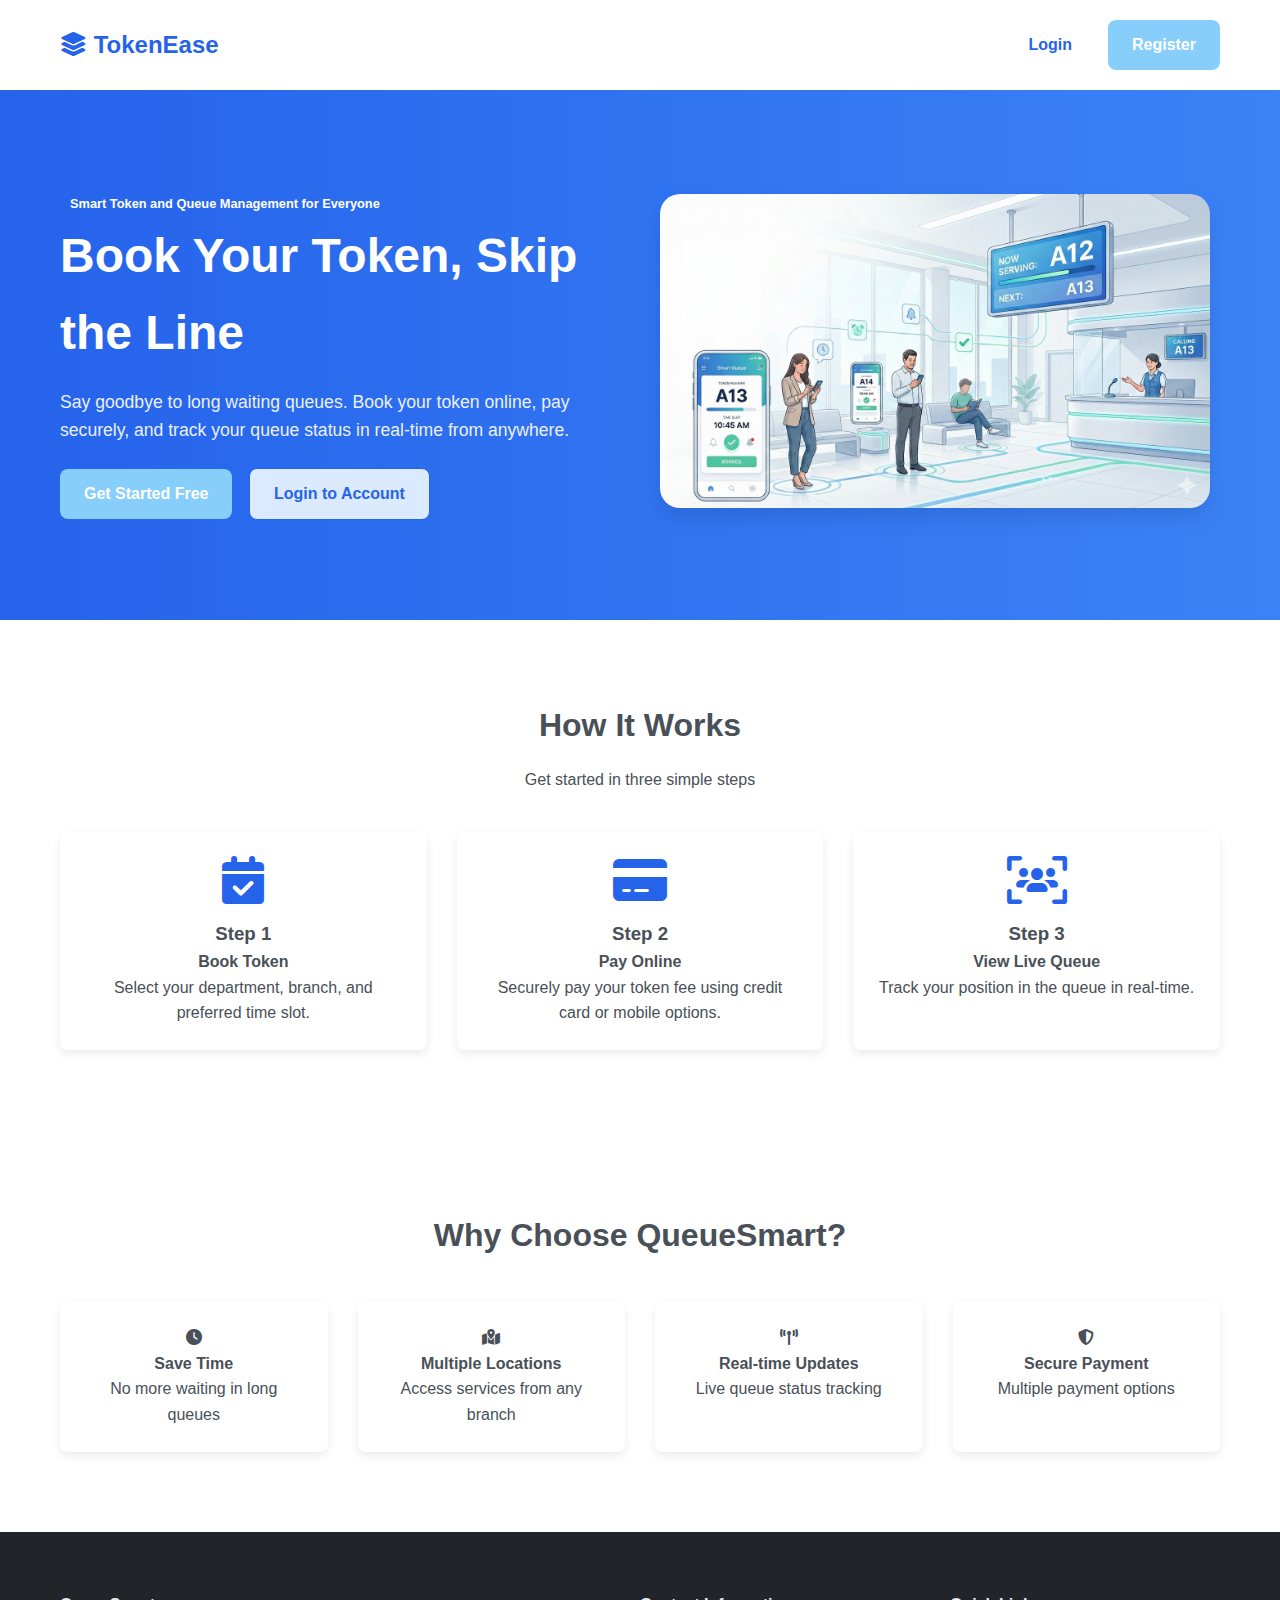
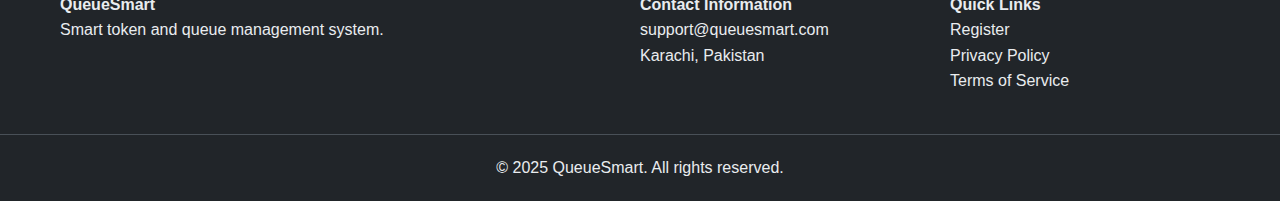
<file: frontend/index.html>
<!DOCTYPE html>
<html lang="en">
<head>
    <meta charset="UTF-8">
    <meta name="viewport" content="width=device-width, initial-scale=1.0">
    <title>TokenEase - Skip the Line</title>
    <link rel="stylesheet" href="css/style.css">
    <link rel="stylesheet" href="https://cdnjs.cloudflare.com/ajax/libs/font-awesome/6.4.0/css/all.min.css">
</head>
<body class="landing-page">
    
    <header class="landing-header">
        <div class="container">
            <nav class="navbar-landing">
                <div class="logo"><i class="fa-solid fa-layer-group"></i> TokenEase</div>
                <div class="nav-links">
                    <a href="login.html" class="btn btn-light">Login</a>
                    <a href="register.html" class="btn btn-primary">Register</a>
                </div>
            </nav>
        </div>
    </header>

    <section class="hero">
        <div class="container hero-content">
            <div class="hero-text">
                <span class="badge">Smart Token and Queue Management for Everyone</span>
                <h1>Book Your Token, Skip the Line</h1>
                <p>Say goodbye to long waiting queues. Book your token online, pay securely, and track your queue status in real-time from anywhere.</p>
                <a href="register.html" class="btn btn-primary">Get Started Free</a>
                <a href="login.html" class="btn btn-outline">Login to Account</a>
            </div>
           <div class="hero-image">
                <img src="hero.png.png" 
                     alt="Queue Management" 
                     style="width: 100%; max-width: 550px; border-radius: 20px; box-shadow: 0 10px 20px rgba(0,0,0,0.1);">
            </div>
        </div>
    </section>

    <section class="how-it-works">
        <div class="container">
            <h2>How It Works</h2>
            <p>Get started in three simple steps</p>
            <div class="steps-grid">
                <div class="step-card">
                    <i class="fa-solid fa-calendar-check" style="font-size: 3rem; color: #2563eb; margin-bottom: 15px;"></i>
                    <h3>Step 1</h3>
                    <h4>Book Token</h4>
                    <p>Select your department, branch, and preferred time slot.</p>
                </div>
                <div class="step-card">
                    <i class="fa-solid fa-credit-card" style="font-size: 3rem; color: #2563eb; margin-bottom: 15px;"></i>
                    <h3>Step 2</h3>
                    <h4>Pay Online</h4>
                    <p>Securely pay your token fee using credit card or mobile options.</p>
                </div>
                <div class="step-card">
                    <i class="fa-solid fa-users-viewfinder" style="font-size: 3rem; color: #2563eb; margin-bottom: 15px;"></i>
                    <h3>Step 3</h3>
                    <h4>View Live Queue</h4>
                    <p>Track your position in the queue in real-time.</p>
                </div>
            </div>
        </div>
    </section>

    <section class="features">
        <div class="container">
            <h2>Why Choose QueueSmart?</h2>
            <div class="features-grid">
                <div class="feature-item"><i class="fa-solid fa-clock"></i> <h4>Save Time</h4><p>No more waiting in long queues</p></div>
                <div class="feature-item"><i class="fa-solid fa-map-location-dot"></i> <h4>Multiple Locations</h4><p>Access services from any branch</p></div>
                <div class="feature-item"><i class="fa-solid fa-tower-broadcast"></i> <h4>Real-time Updates</h4><p>Live queue status tracking</p></div>
                <div class="feature-item"><i class="fa-solid fa-shield-halved"></i> <h4>Secure Payment</h4><p>Multiple payment options</p></div>
            </div>
        </div>
    </section>

    <footer class="landing-footer">
        <div class="container footer-content">
            <div class="footer-about">
                <h4>QueueSmart</h4>
                <p>Smart token and queue management system.</p>
            </div>
            <div class="footer-contact">
                <h4>Contact Information</h4>
                <p>support@queuesmart.com</p>
                <p>Karachi, Pakistan</p>
            </div>
            <div class="footer-links">
                <h4>Quick Links</h4>
                <ul>
                    <li><a href="#">Register</a></li>
                    <li><a href="#">Privacy Policy</a></li>
                    <li><a href="#">Terms of Service</a></li>
                </ul>
            </div>
        </div>
        <div class="footer-bottom">
            <p>&copy; 2025 QueueSmart. All rights reserved.</p>
        </div>
    </footer>

    <script src="js/main.js"></script>
</body>
</html>
</file>
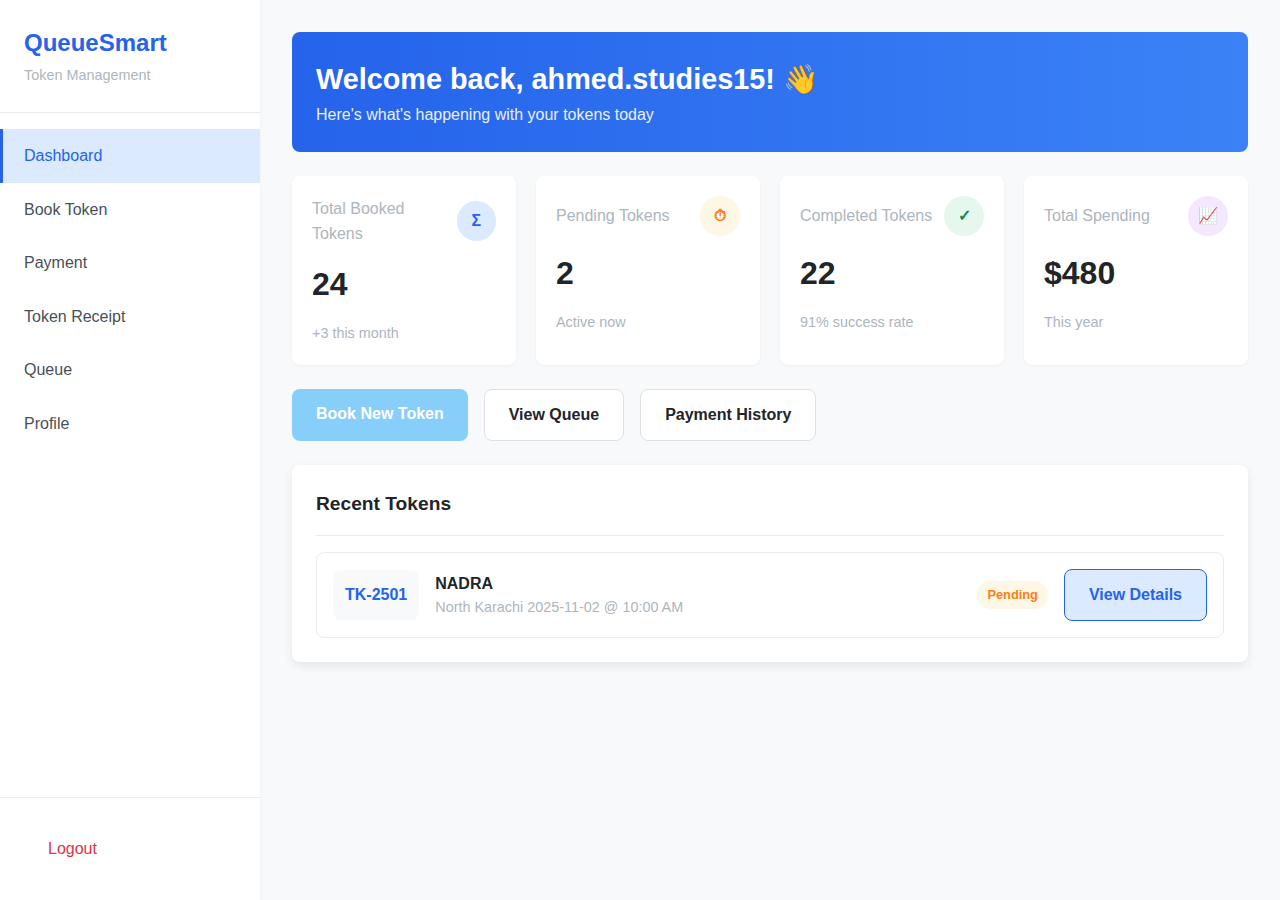
<file: frontend/dashboard/index.html>
<!DOCTYPE html>
<html lang="en">
<head>
    <meta charset="UTF-8">
    <meta name="viewport" content="width=device-width, initial-scale=1.0">
    <title>Dashboard - QueueSmart</title>
    <link rel="stylesheet" href="../css/style.css">
</head>
<body class="app-layout">
    
    <nav class="sidebar">
        <div class="sidebar-header">
            <div class="logo">QueueSmart</div>
            <span>Token Management</span>
        </div>
        <ul class="sidebar-nav">
            <li><a href="index.html" class="sidebar-link active">Dashboard</a></li>
            <li><a href="book.html" class="sidebar-link">Book Token</a></li>
            <li><a href="payment.html" class="sidebar-link">Payment</a></li>
            <li><a href="receipt.html" class="sidebar-link">Token Receipt</a></li>
            <li><a href="queue.html" class="sidebar-link">Queue</a></li>
            <li><a href="profile.html" class="sidebar-link">Profile</a></li>
        </ul>
        <div class="sidebar-footer">
            <a href="../login.html" class="sidebar-link logout">Logout</a>
        </div>
    </nav>

    <main class="main-content">
        <header class="main-header">
            <h2>Welcome back, ahmed.studies15! 👋</h2>
            <p>Here's what's happening with your tokens today</p>
        </header>

        <section class="stats-grid">
            <div class="stat-card">
                <div class="stat-card-header">
                    <span>Total Booked Tokens</span>
                    <div class="stat-icon icon-blue">Σ</div>
                </div>
                <h3>24</h3>
                <p class="stat-meta">+3 this month</p>
            </div>
            <div class="stat-card">
                <div class="stat-card-header">
                    <span>Pending Tokens</span>
                    <div class="stat-icon icon-orange">⏱</div>
                </div>
                <h3>2</h3>
                <p class="stat-meta">Active now</p>
            </div>
            <div class="stat-card">
                <div class="stat-card-header">
                    <span>Completed Tokens</span>
                    <div class="stat-icon icon-green">✓</div>
                </div>
                <h3>22</h3>
                <p class="stat-meta">91% success rate</p>
            </div>
            <div class="stat-card">
                <div class="stat-card-header">
                    <span>Total Spending</span>
                    <div class="stat-icon icon-purple">📈</div>
                </div>
                <h3>$480</h3>
                <p class="stat-meta">This year</p>
            </div>
        </section>

        <section class="action-buttons">
            <a href="book.html" class="btn btn-primary">Book New Token</a>
            <a href="queue.html" class="btn btn-secondary">View Queue</a>
            <a href="#" class="btn btn-secondary">Payment History</a>
        </section>

        <section class="recent-tokens card">
            <h3 class="card-header">Recent Tokens</h3>
            <div class="token-list">
                <div class="token-item">
                    <div class="token-id">TK-2501</div>
                    <div class="token-details">
                        <h4>NADRA</h4>
                        <p>North Karachi <span>2025-11-02 @ 10:00 AM</span></p>
                    </div>
                    <div class="token-status">
                        <span class="badge badge-pending">Pending</span>
                    </div>
                    <a href="#" class="btn btn-outline">View Details</a>
                </div>
                </div>
        </section>

    </main>

    <script src="../js/main.js"></script>
</body>
</html>
</file>
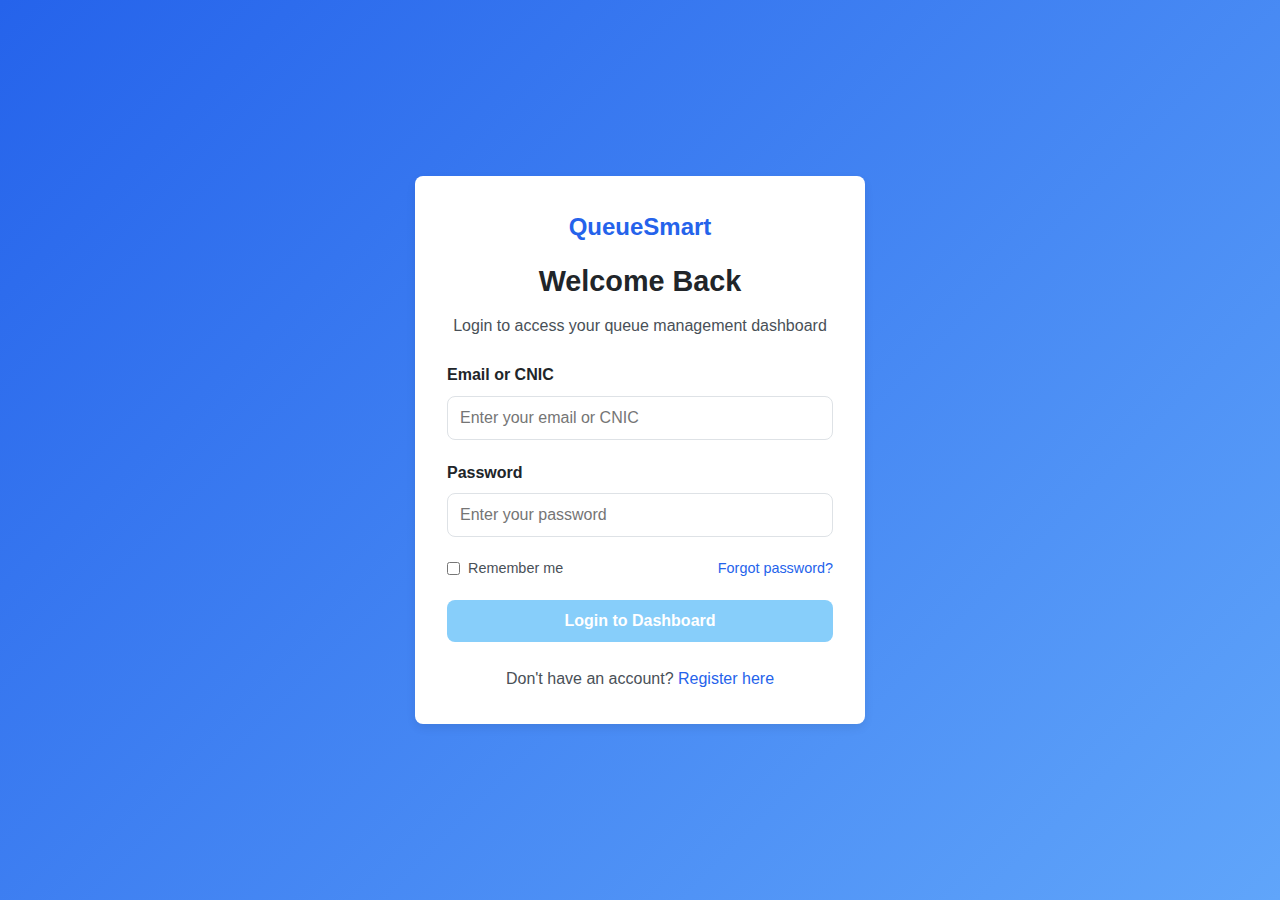
<file: frontend/login.html>
<!DOCTYPE html>
<html lang="en">
<head>
    <meta charset="UTF-8">
    <meta name="viewport" content="width=device-width, initial-scale=1.0">
    <title>Login - QueueSmart</title>
    <link rel="stylesheet" href="css/style.css">
</head>
<body class="auth-page">
    
    <div class="auth-container">
        <div class="auth-card">
            <div class="auth-header">
                <div class="logo">QueueSmart</div>
                <h2>Welcome Back</h2>
                <p>Login to access your queue management dashboard</p>
            </div>
            <form id="login-form">
                <div class="form-group">
                    <label for="email">Email or CNIC</label>
                    <input type="text" id="email" class="form-control" placeholder="Enter your email or CNIC" required>
                </div>
                <div class="form-group">
                    <label for="password">Password</label>
                    <input type="password" id="password" class="form-control" placeholder="Enter your password" required>
                </div>
                <div class="form-options">
                    <label class="checkbox-label"><input type="checkbox" id="remember"> Remember me</label>
                    <a href="#" class="link-forgot">Forgot password?</a>
                </div>
                <button type="submit" class="btn btn-primary btn-block">Login to Dashboard</button>
            </form>
            <div class="auth-footer">
                <p>Don't have an account? <a href="register.html">Register here</a></p>
            </div>
        </div>
    </div>

    <script src="js/main.js"></script>
</body>
</html>
</file>
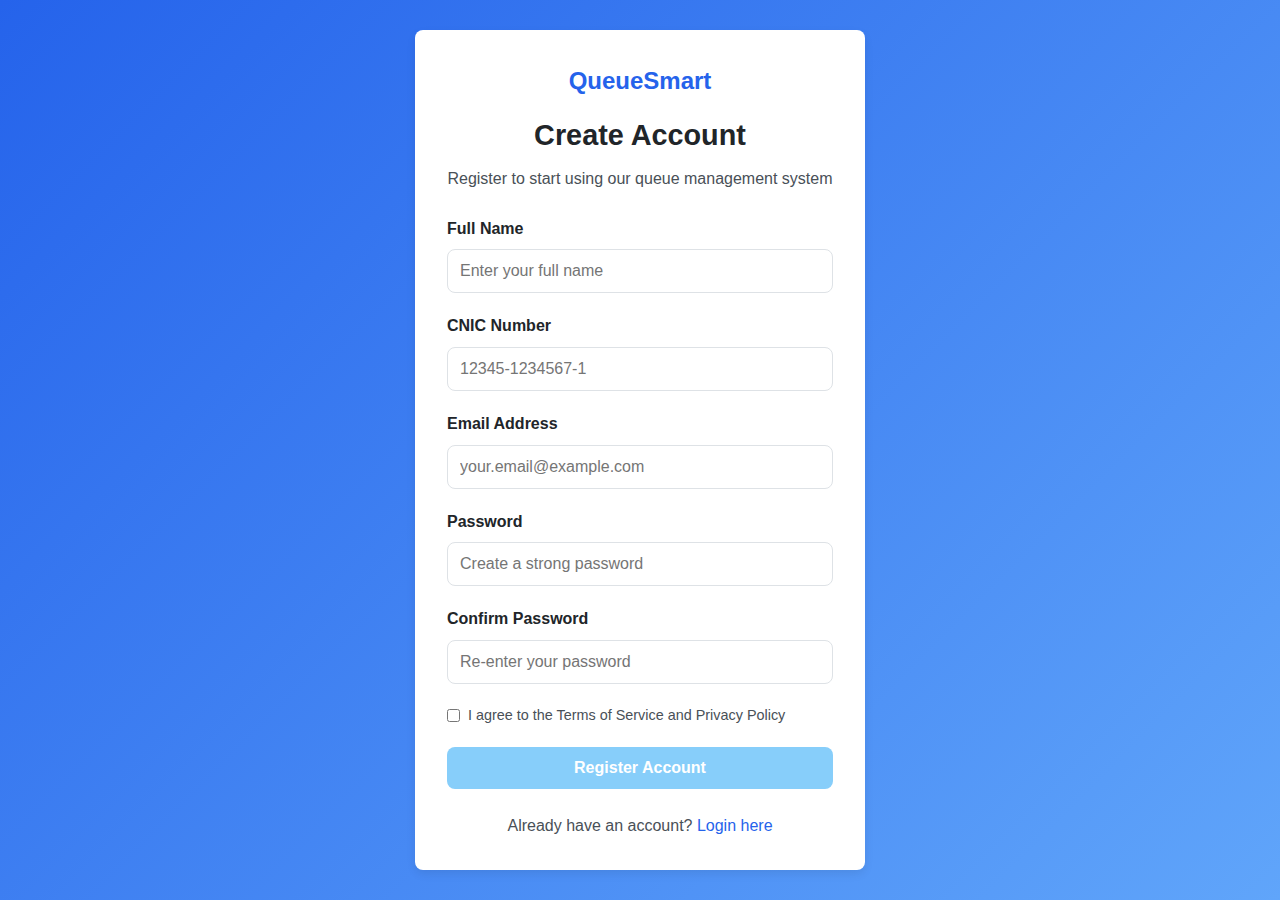
<file: frontend/register.html>
<!DOCTYPE html>
<html lang="en">
<head>
    <meta charset="UTF-8">
    <meta name="viewport" content="width=device-width, initial-scale=1.0">
    <title>Create Account - QueueSmart</title>
    <link rel="stylesheet" href="css/style.css">
</head>
<body class="auth-page">
    
    
    <div class="auth-container">
        <div class="auth-card">
            <div class="auth-header">
                <div class="logo">QueueSmart</div>
                <h2>Create Account</h2>
                <p>Register to start using our queue management system</p>
            </div>
            <form id="register-form">
                <div class="form-group">
                    <label for="full-name">Full Name</label>
                    <input type="text" id="full-name" class="form-control" placeholder="Enter your full name" required>
                </div>
                <div class="form-group">
                    <label for="cnic">CNIC Number</label>
                    <input type="text" id="cnic" class="form-control" placeholder="12345-1234567-1" required>
                </div>
                <div class="form-group">
                    <label for="email">Email Address</label>
                    <input type="email" id="email" class="form-control" placeholder="your.email@example.com" required>
                </div>
                <div class="form-group">
                    <label for="password">Password</label>
                    <input type="password" id="password" class="form-control" placeholder="Create a strong password" required>
                </div>
                <div class="form-group">
                    <label for="confirm-password">Confirm Password</label>
                    <input type="password" id="confirm-password" class="form-control" placeholder="Re-enter your password" required>
                </div>
                <div class="form-options">
                    <label class="checkbox-label"><input type="checkbox" id="terms" required> I agree to the Terms of Service and Privacy Policy</label>
                </div>
                <button type="submit" class="btn btn-primary btn-block">Register Account</button>
            </form>
            <div class="auth-footer">
                <p>Already have an account? <a href="login.html">Login here</a></p>
            </div>
        </div>
    </div>

    <script src="js/main.js"></script>
</body>
</html>
</file>
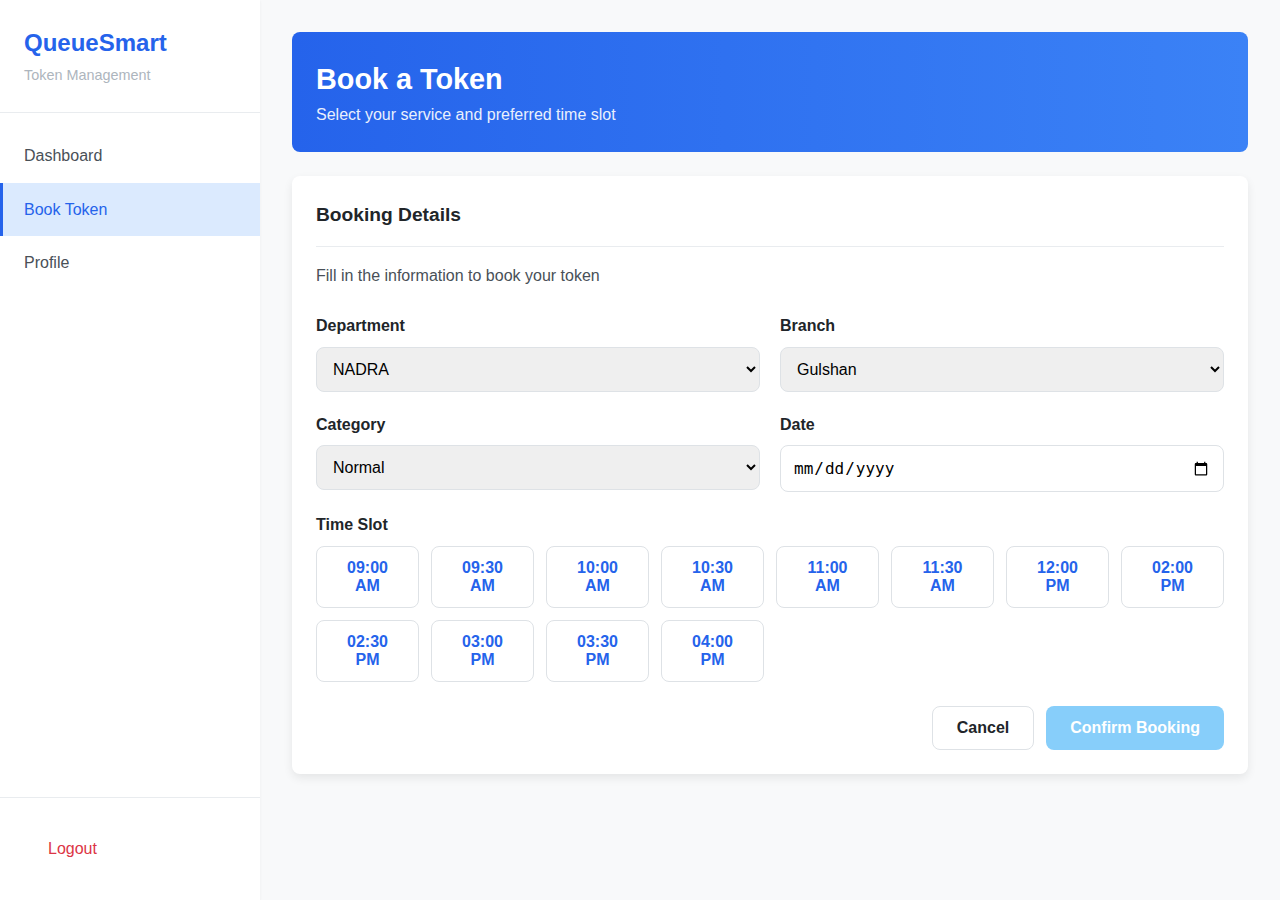
<file: frontend/dashboard/book.html>
<!DOCTYPE html>
<html lang="en">
<head>
    <meta charset="UTF-8">
    <meta name="viewport" content="width=device-width, initial-scale=1.0">
    <title>Book a Token - QueueSmart</title>
    <link rel="stylesheet" href="../css/style.css">
</head>
<body class="app-layout">
    
    <nav class="sidebar">
        <div class="sidebar-header">
            <div class="logo">QueueSmart</div>
            <span>Token Management</span>
        </div>
        <ul class="sidebar-nav">
            <li><a href="index.html" class="sidebar-link">Dashboard</a></li>
            <li><a href="book.html" class="sidebar-link active">Book Token</a></li>
            <li><a href="profile.html" class="sidebar-link">Profile</a></li>
        </ul>
        <div class="sidebar-footer">
            <a href="../login.html" class="sidebar-link logout">Logout</a>
        </div>
    </nav>

    <main class="main-content">
        <header class="main-header">
            <h2>Book a Token</h2>
            <p>Select your service and preferred time slot</p>
        </header>

        <div class="card booking-card">
            <h3 class="card-header">Booking Details</h3>
            <p>Fill in the information to book your token</p>
            <form id="booking-form" class="booking-form">
                <div class="form-row">
                    <div class="form-group">
    <label for="department">Department</label>
   <select id="department" class="form-control" required>
    <option value="NADRA">NADRA</option>
    <option value="Passport">Passport Office</option>
    <option value="License">Driving License</option>
</select>
</div>

<div class="form-group">
    <label for="branch">Branch</label>
    <select id="branch" class="form-control" required>
    <option value="Gulshan">Gulshan</option>
    <option value="NorthNazimabad">North Nazimabad</option>
    <option value="NorthKarachi">North Karachi</option>
</select>


</div>
                </div>
                <div class="form-row">
                    <div class="form-group">
                        <label for="category">Category</label>
                        <select id="category" class="form-control">
                            <option value="normal">Normal</option>
                            <option value="senior">Senior</option>
                            <option value="disabled">Differently Abled</option>
                        </select>
                    </div>
                    <div class="form-group">
                        <label for="date">Date</label>
                        <input type="date" id="date" class="form-control" required>
                    </div>
                </div>
                
                <div class="form-group">
                    <label>Time Slot</label>
                    <div class="time-slots">
                        <button type="button" class="btn time-slot">09:00 AM</button>
                        <button type="button" class="btn time-slot">09:30 AM</button>
                        <button type="button" class="btn time-slot">10:00 AM</button>
                        <button type="button" class="btn time-slot">10:30 AM</button>
                        <button type="button" class="btn time-slot">11:00 AM</button>
                        <button type="button" class="btn time-slot">11:30 AM</button>
                        <button type="button" class="btn time-slot">12:00 PM</button>
                        <button type="button" class="btn time-slot">02:00 PM</button>
                        <button type="button" class="btn time-slot">02:30 PM</button>
                        <button type="button" class="btn time-slot">03:00 PM</button>
                        <button type="button" class="btn time-slot">03:30 PM</button>
                        <button type="button" class="btn time-slot">04:00 PM</button>
                    </div>
                </div>

                <div class="form-actions">
                    <button type="button" class="btn btn-secondary">Cancel</button>
                    <button type="submit" class="btn btn-primary">Confirm Booking</button>
                </div>
            </form>
        </div>
    </main>

    <script src="../js/main.js"></script>
</body>
</html>
</file>
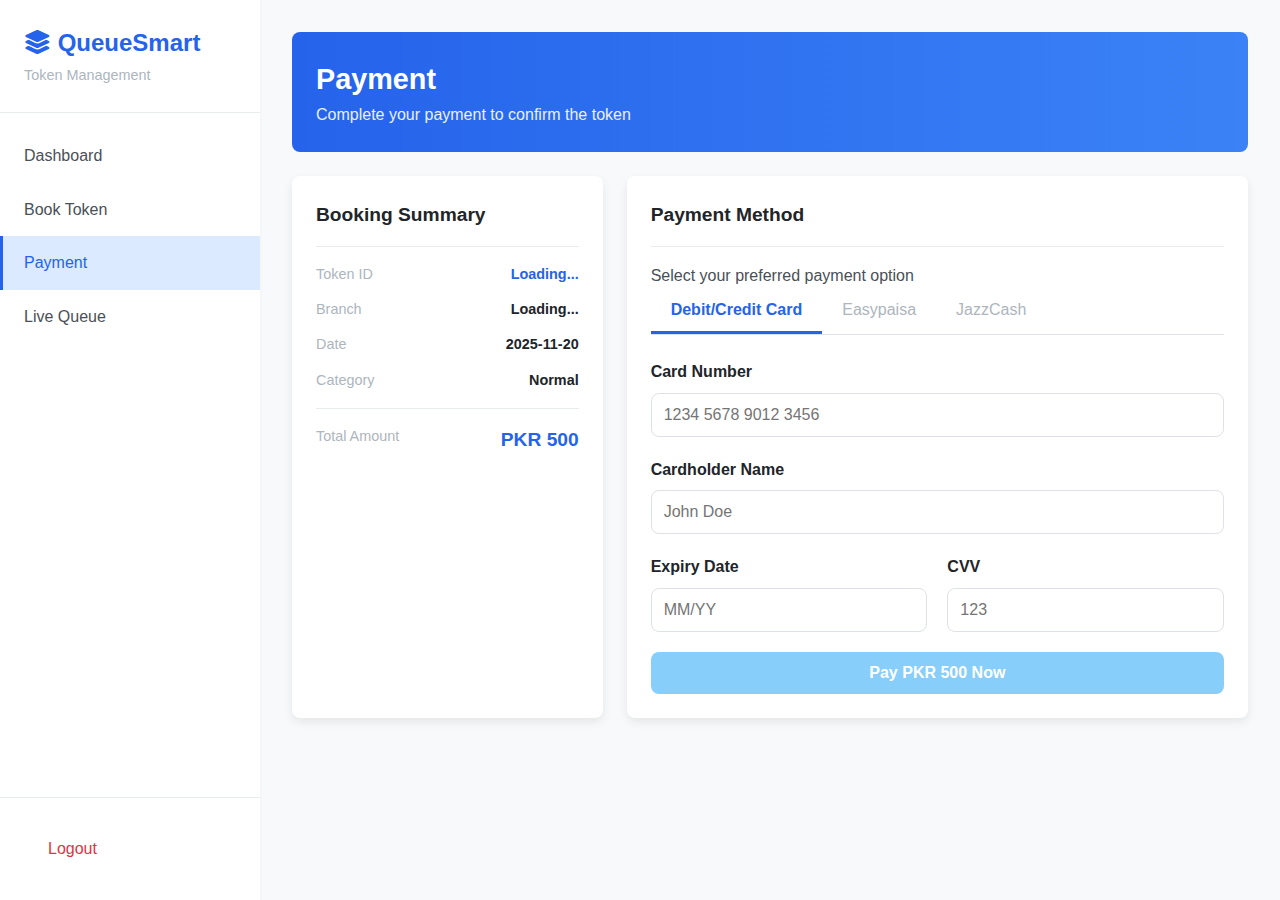
<file: frontend/dashboard/payment.html>
<!DOCTYPE html>
<html lang="en">
<head>
    <meta charset="UTF-8">
    <meta name="viewport" content="width=device-width, initial-scale=1.0">
    <title>Payment - QueueSmart</title>
    <link rel="stylesheet" href="../css/style.css">
    <!-- FontAwesome for Icons -->
    <link rel="stylesheet" href="https://cdnjs.cloudflare.com/ajax/libs/font-awesome/6.4.0/css/all.min.css">
</head>
<body class="app-layout">
    
    <!-- Sidebar -->
    <nav class="sidebar">
        <div class="sidebar-header">
            <div class="logo"><i class="fa-solid fa-layer-group"></i> QueueSmart</div>
            <span>Token Management</span>
        </div>
        <ul class="sidebar-nav">
            <li><a href="index.html" class="sidebar-link">Dashboard</a></li>
            <li><a href="book.html" class="sidebar-link">Book Token</a></li>
            <li><a href="payment.html" class="sidebar-link active">Payment</a></li>
            <li><a href="queue.html" class="sidebar-link">Live Queue</a></li>
        </ul>
        <div class="sidebar-footer">
            <a href="../login.html" class="sidebar-link logout">Logout</a>
        </div>
    </nav>

    <!-- Main Content -->
    <main class="main-content">
        <header class="main-header">
            <h2>Payment</h2>
            <p>Complete your payment to confirm the token</p>
        </header>

        <div class="payment-layout">
            
            <!-- Booking Summary Card -->
            <section class="card booking-summary">
                <h3 class="card-header">Booking Summary</h3>
                
                <div class="summary-item">
                    <span>Token ID</span>
                    <!-- Added ID here for JS -->
                    <strong id="summary-id" style="color: #2563eb;">Loading...</strong>
                </div>

                <div class="summary-item">
                    <span>Branch</span>
                    <!-- Added ID here for JS -->
                    <strong id="summary-branch">Loading...</strong>
                </div>
                
                <div class="summary-item">
                    <span>Date</span>
                    <strong id="summary-date">2025-11-20</strong>
                </div>

                <div class="summary-item">
                    <span>Category</span>
                    <strong id="summary-category">Normal</strong>
                </div>
                
                <hr>
                
                <div class="summary-item total">
                    <span>Total Amount</span>
                    <!-- Updated Currency to PKR -->
                    <strong id="summary-total">PKR 500</strong>
                </div>
            </section>

            <!-- Payment Method Card -->
            <section class="card payment-method">
                <h3 class="card-header">Payment Method</h3>
                <p>Select your preferred payment option</p>

                <!-- Tabs -->
                <div class="payment-tabs">
                    <button type="button" class="payment-tab active" data-tab="card">Debit/Credit Card</button>
                    <button type="button" class="payment-tab" data-tab="easypaisa">Easypaisa</button>
                    <button type="button" class="payment-tab" data-tab="jazzcash">JazzCash</button>
                </div>

                <!-- Card Payment Form -->
                <form id="payment-form" class="payment-tab-content active" data-tab-content="card">
                    <div class="form-group">
                        <label for="card-number">Card Number</label>
                        <input type="text" id="card-number" class="form-control" placeholder="1234 5678 9012 3456" required>
                    </div>
                    
                    <div class="form-group">
                        <label for="cardholder-name">Cardholder Name</label>
                        <input type="text" id="cardholder-name" class="form-control" placeholder="John Doe" required>
                    </div>
                    
                    <div class="form-row">
                        <div class="form-group">
                            <label for="expiry-date">Expiry Date</label>
                            <input type="text" id="expiry-date" class="form-control" placeholder="MM/YY" required>
                        </div>
                        <div class="form-group">
                            <label for="cvv">CVV</label>
                            <input type="text" id="cvv" class="form-control" placeholder="123" required>
                        </div>
                    </div>
                    
                    <!-- This button triggers the JS 'submit' event -->
                    <button type="submit" class="btn btn-primary btn-block">Pay PKR 500 Now</button>
                </form>

                <!-- Easypaisa Content -->
                <div class="payment-tab-content" data-tab-content="easypaisa" style="display: none; text-align: center; padding: 20px;">
                    <i class="fa-solid fa-mobile-screen-button" style="font-size: 3rem; color: #198754; margin-bottom: 10px;"></i>
                    <h4>Easypaisa Mobile Pay</h4>
                    <p>Please send <strong>PKR 500</strong> to Merchant ID: <strong>998877</strong></p>
                    <button class="btn btn-primary" onclick="alert('Payment Verified!')">I have sent the payment</button>
                </div>

                <!-- JazzCash Content -->
                <div class="payment-tab-content" data-tab-content="jazzcash" style="display: none; text-align: center; padding: 20px;">
                    <i class="fa-solid fa-music" style="font-size: 3rem; color: #dc3545; margin-bottom: 10px;"></i>
                    <h4>JazzCash Mobile Pay</h4>
                    <p>Dial *786# to pay <strong>PKR 500</strong>.</p>
                    <button class="btn btn-primary" onclick="alert('Payment Verified!')">I have sent the payment</button>
                </div>
            </section>
        </div>
    </main>

    <script src="../js/main.js"></script>
</body>
</html>
</file>
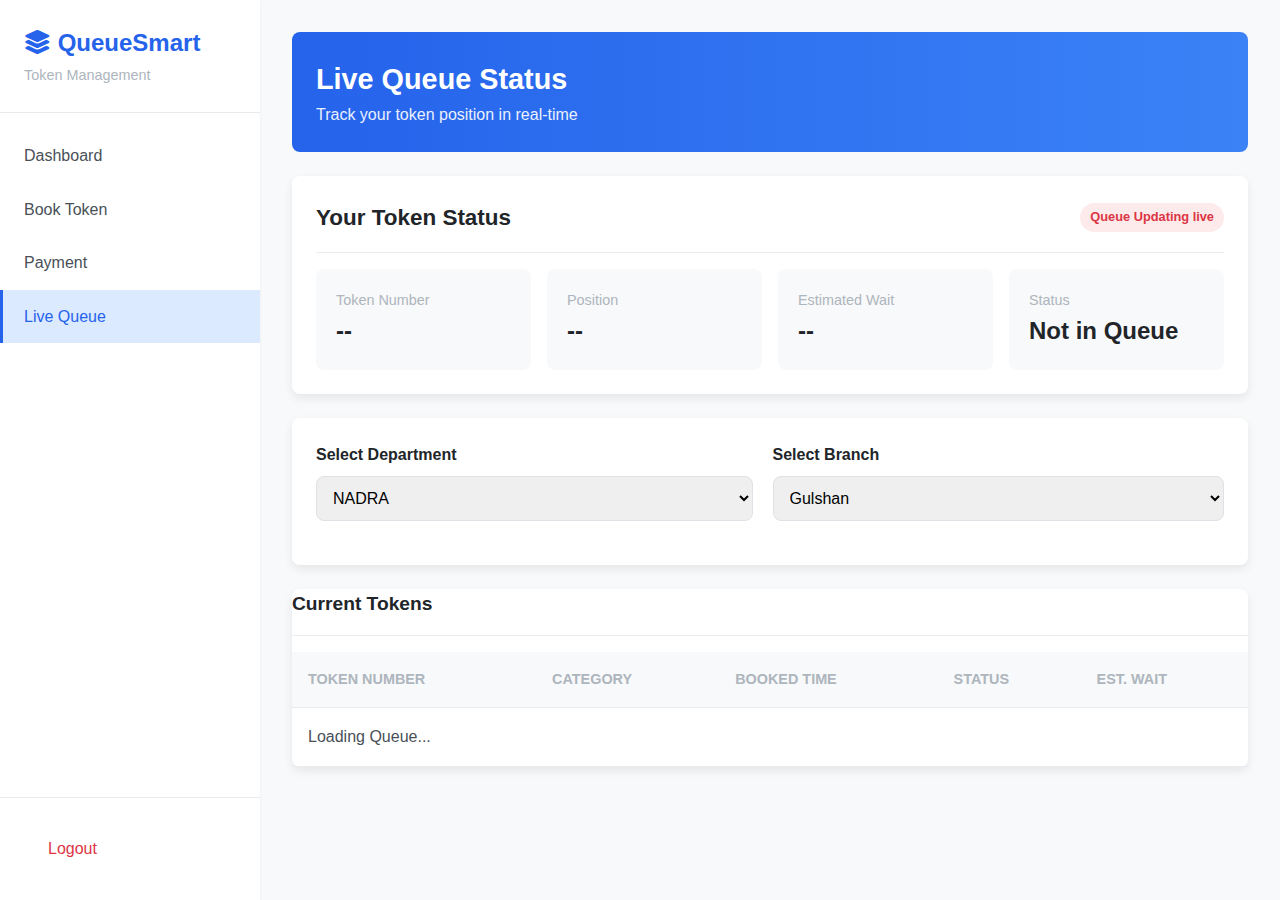
<file: frontend/dashboard/queue.html>
<!DOCTYPE html>
<html lang="en">
<head>
    <meta charset="UTF-8">
    <meta name="viewport" content="width=device-width, initial-scale=1.0">
    <title>Live Queue - QueueSmart</title>
    <link rel="stylesheet" href="../css/style.css">
    <link rel="stylesheet" href="https://cdnjs.cloudflare.com/ajax/libs/font-awesome/6.4.0/css/all.min.css">
</head>
<body class="app-layout">
    
    <nav class="sidebar">
        <div class="sidebar-header">
            <div class="logo"><i class="fa-solid fa-layer-group"></i> QueueSmart</div>
            <span>Token Management</span>
        </div>
        <ul class="sidebar-nav">
            <li><a href="index.html" class="sidebar-link">Dashboard</a></li>
            <li><a href="book.html" class="sidebar-link">Book Token</a></li>
            <li><a href="payment.html" class="sidebar-link">Payment</a></li>
            <li><a href="queue.html" class="sidebar-link active">Live Queue</a></li>
        </ul>
        <div class="sidebar-footer">
            <a href="../login.html" class="sidebar-link logout">Logout</a>
        </div>
    </nav>

    <main class="main-content">
        <header class="main-header">
            <h2>Live Queue Status</h2>
            <p>Track your token position in real-time</p>
        </header>

        <section class="card your-token-status">
            <div class="card-header">
                <h3>Your Token Status</h3>
                <span class="badge badge-live">Queue Updating live</span>
            </div>
            <div class="status-cards-grid">
                <div class="status-card">
                    <span>Token Number</span>
                    <strong id="status-token">--</strong>
                </div>
                <div class="status-card">
                    <span>Position</span>
                    <strong id="status-position">--</strong>
                </div>
                <div class="status-card">
                    <span>Estimated Wait</span>
                    <strong id="status-wait">--</strong>
                </div>
                <div class="status-card">
                    <span>Status</span>
                    <strong id="status-text" class="status-wait">Not in Queue</strong>
                </div>
            </div>
        </section>

        <section class="card queue-filters">
            <div class="form-group">
                <label for="queue-department">Select Department</label>
                <select id="queue-department" class="form-control">
                    <option value="NADRA">NADRA</option>
                    <option value="Passport">Passport Office</option>
                    <option value="License">Driving License</option>
                </select>
            </div>
            <div class="form-group">
                <label for="queue-branch">Select Branch</label>
                <select id="queue-branch" class="form-control">
                    <option value="Gulshan">Gulshan</option>
                    <option value="NorthNazimabad">North Nazimabad</option>
                    <option value="NorthKarachi">North Karachi</option>
                </select>
            </div>
        </section>

        <section class="card queue-table-card">
            <h3 class="card-header">Current Tokens</h3>
            <table class="queue-table">
                <thead>
                    <tr>
                        <th>Token Number</th>
                        <th>Category</th>
                        <th>Booked Time</th>
                        <th>Status</th>
                        <th>Est. Wait</th>
                    </tr>
                </thead>
                <tbody>
                    <tr><td colspan="5">Loading Queue...</td></tr>
                </tbody>
            </table>
        </section>
    </main>

    <script src="../js/main.js"></script>
</body>
</html>
</file>
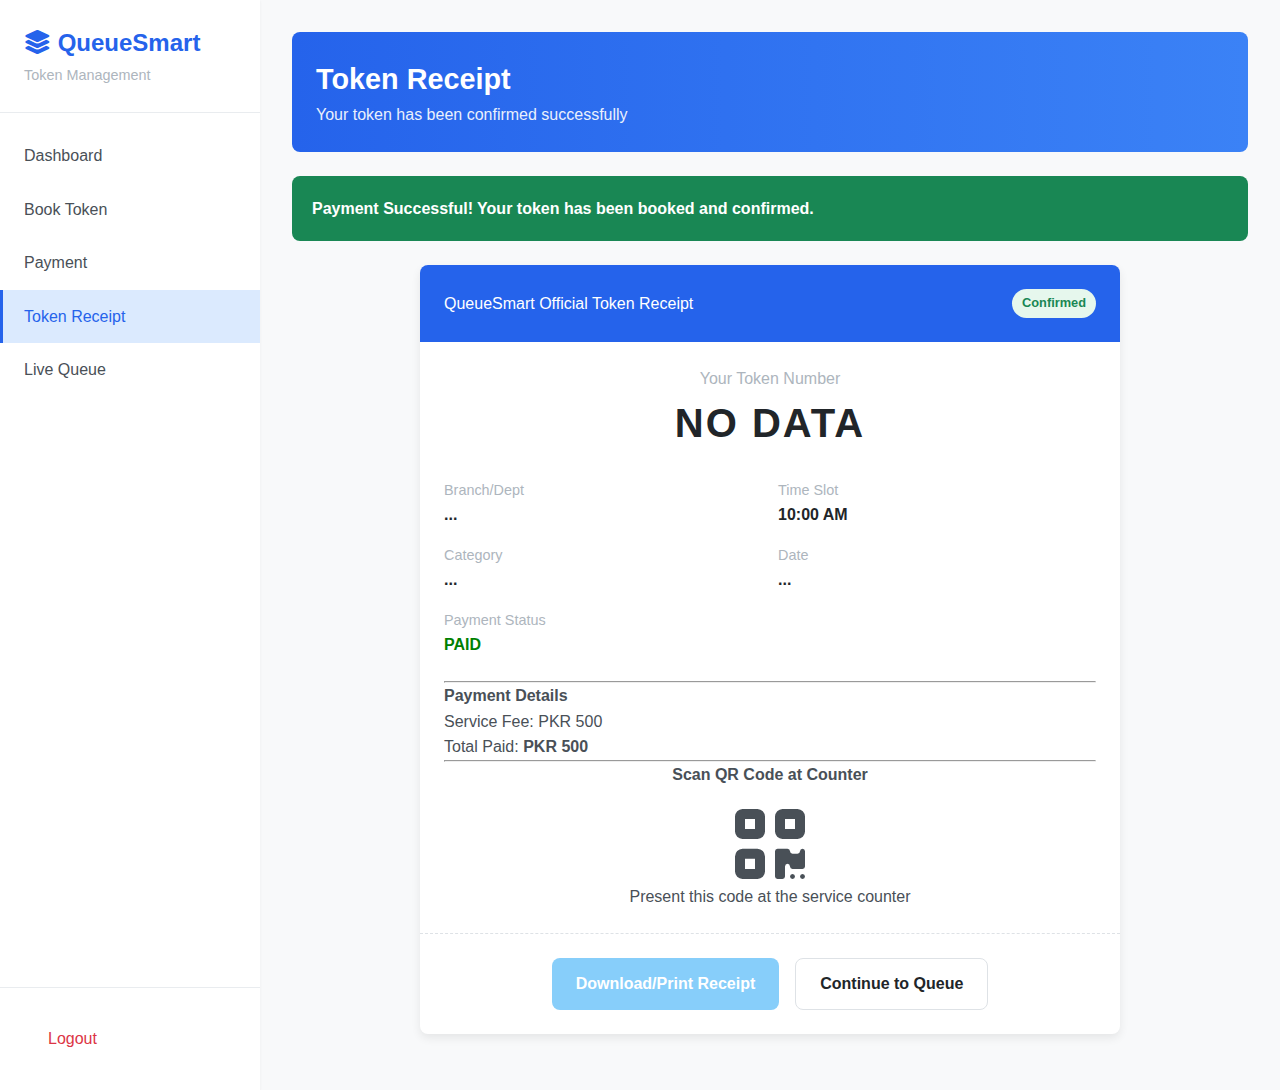
<file: frontend/dashboard/receipt.html>
<!DOCTYPE html>
<html lang="en">
<head>
    <meta charset="UTF-8">
    <meta name="viewport" content="width=device-width, initial-scale=1.0">
    <title>Token Receipt - QueueSmart</title>
    <link rel="stylesheet" href="../css/style.css">
    <link rel="stylesheet" href="https://cdnjs.cloudflare.com/ajax/libs/font-awesome/6.4.0/css/all.min.css">
</head>
<body class="app-layout">
    
    <nav class="sidebar">
        <div class="sidebar-header">
            <div class="logo"><i class="fa-solid fa-layer-group"></i> QueueSmart</div>
            <span>Token Management</span>
        </div>
        <ul class="sidebar-nav">
            <li><a href="index.html" class="sidebar-link">Dashboard</a></li>
            <li><a href="book.html" class="sidebar-link">Book Token</a></li>
            <li><a href="payment.html" class="sidebar-link">Payment</a></li>
            <li><a href="receipt.html" class="sidebar-link active">Token Receipt</a></li>
            <li><a href="queue.html" class="sidebar-link">Live Queue</a></li>
        </ul>
        <div class="sidebar-footer">
            <a href="../login.html" class="sidebar-link logout">Logout</a>
        </div>
    </nav>

    <main class="main-content">
        <header class="main-header">
            <h2>Token Receipt</h2>
            <p>Your token has been confirmed successfully</p>
        </header>

        <div class="success-banner">
            <strong>Payment Successful!</strong> Your token has been booked and confirmed.
        </div>

        <div class="receipt-container">
            <div class="card token-receipt">
                <div class="receipt-header">
                    <h4>QueueSmart Official Token Receipt</h4>
                    <span class="badge badge-confirmed">Confirmed</span>
                </div>
                <div class="receipt-body">
                    <div class="receipt-token-id">
                        <span>Your Token Number</span>
                        <strong id="receipt-number">LOADING...</strong>
                    </div>
                    <div class="receipt-details-grid">
                        <div class="receipt-detail">
                            <span>Branch/Dept</span>
                            <strong id="receipt-branch">...</strong>
                        </div>
                        <div class="receipt-detail">
                            <span>Time Slot</span>
                            <strong>10:00 AM</strong>
                        </div>
                        <div class="receipt-detail">
                            <span>Category</span>
                            <strong id="receipt-category">...</strong>
                        </div>
                        <div class="receipt-detail">
                            <span>Date</span>
                            <strong id="receipt-date">...</strong>
                        </div>
                        <div class="receipt-detail">
                            <span>Payment Status</span>
                            <strong style="color: green;">PAID</strong>
                        </div>
                    </div>
                    <hr>
                    <div class="receipt-payment-details">
                        <h4>Payment Details</h4>
                        <div class="summary-item">
                            <span>Service Fee:</span>
                            <span>PKR 500</span>
                        </div>
                        <div class="summary-item total">
                            <span>Total Paid:</span>
                            <strong>PKR 500</strong>
                        </div>
                    </div>
                    <hr>
                    <div class="receipt-qr-code">
                        <h4>Scan QR Code at Counter</h4>
                        <i class="fa-solid fa-qrcode" style="font-size: 5rem;"></i>
                        <p>Present this code at the service counter</p>
                    </div>
                </div>
                <div class="receipt-actions">
                    <button class="btn btn-primary" onclick="window.print()">Download/Print Receipt</button>
                    <a href="queue.html" class="btn btn-secondary">Continue to Queue</a>
                </div>
            </div>
        </div>
    </main>

    <script src="../js/main.js"></script>
</body>
</html>
</file>
<file: frontend/css/style.css>
/* ---
Global, Variables & Utilities
--- */
:root {
    --primary-blue: #2563eb;
    --primary-blue-dark: #1d4ed8;
    --primary-blue-light: #dbeafe;
    --white: #ffffff;
    --gray-100: #f8f9fa;
    --gray-200: #e9ecef;
    --gray-300: #dee2e6;
    --gray-500: #adb5bd;
    --gray-700: #495057;
    --gray-900: #212529;
    --green: #198754;
    --orange: #fd7e14;
    --red: #dc3545;
    
    --shadow-sm: 0 1px 3px rgba(0,0,0,0.05);
    --shadow-md: 0 4px 10px rgba(0,0,0,0.08);
    --border-radius: 8px;
}

* {
    box-sizing: border-box;
    margin: 0;
    padding: 0;
}

body {
    font-family: -apple-system, BlinkMacSystemFont, "Segoe UI", Roboto, "Helvetica Neue", Arial, sans-serif;
    background-color: var(--gray-100);
    color: var(--gray-700);
    line-height: 1.6;
}

a {
    text-decoration: none;
    color: var(--primary-blue);
}

img {
    max-width: 100%;
}

.container {
    max-width: 1200px;
    margin: 0 auto;
    padding: 0 20px;
}

.card {
    background-color: var(--white);
    border-radius: var(--border-radius);
    box-shadow: var(--shadow-md);
    padding: 24px;
    margin-bottom: 24px;
}
.card-header {
    margin-bottom: 16px;
    padding-bottom: 16px;
    border-bottom: 1px solid var(--gray-200);
    font-size: 1.2rem;
    color: var(--gray-900);
}

.btn {
    display: inline-block;
    padding: 12px 24px;
    font-size: 1rem;
    font-weight: 600;
    border: none;
    border-radius: var(--border-radius);
    cursor: pointer;
    transition: all 0.2s ease;
    text-align: center;
}
.btn-primary {
    background-color: lightskyblue;
    color: white;
}
.btn-primary:hover {
    background-color: var(--primary-blue-dark);
}
.btn-secondary {
    background-color: var(--white);
    color: var(--gray-900);
    border: 1px solid var(--gray-300);
}
.btn-secondary:hover {
    background-color: var(--gray-100);
}
.btn-outline {
    background-color: var(--primary-blue-light);
    color: var(--primary-blue);
    border: 1px solid var(--primary-blue);
}
.btn-outline:hover {
    background-color: var(--primary-blue-dark);
    color: var(--white);
}
.btn-block {
    display: block;
    width: 100%;
}

.form-group {
    margin-bottom: 1.25rem;
}
.form-group label {
    display: block;
    margin-bottom: 0.5rem;
    font-weight: 600;
    color: var(--gray-900);
}
.form-control {
    width: 100%;
    padding: 12px;
    font-size: 1rem;
    border: 1px solid var(--gray-300);
    border-radius: var(--border-radius);
    transition: border-color 0.2s, box-shadow 0.2s;
}
.form-control:focus {
    outline: none;
    border-color: var(--primary-blue);
    box-shadow: 0 0 0 2px var(--primary-blue-light);
}
.form-row {
    display: grid;
    grid-template-columns: 1fr 1fr;
    gap: 20px;
}
.form-actions {
    display: flex;
    justify-content: flex-end;
    gap: 12px;
    margin-top: 24px;
}

.badge {
    display: inline-block;
    padding: 4px 10px;
    font-size: 0.8rem;
    font-weight: 600;
    border-radius: 20px;
}
.badge-pending, .badge-waiting {
    background-color: #fff7e6;
    color: var(--orange);
}
.badge-confirmed, .badge-serving {
    background-color: #e6f7ed;
    color: var(--green);
}
.badge-next {
    background-color: var(--primary-blue-light);
    color: var(--primary-blue);
}
.badge-live {
    background-color: #fdeaea;
    color: var(--red);
}

.logo {
    font-size: 1.5rem;
    font-weight: 700;
    color: var(--primary-blue);
}

/* ---
1. Landing Page (index.html)
--- */
.landing-page { background-color: var(--white); }

.landing-header {
    background-color: var(--white);
    padding: 20px 0;
    box-shadow: var(--shadow-sm);
}
.navbar-landing {
    display: flex;
    justify-content: space-between;
    align-items: center;
}
.nav-links { display: flex; gap: 12px; }

.hero {
    background: linear-gradient(to right, var(--primary-blue), #3b82f6);
    color: var(--white);
    padding: 100px 0;
}
.hero-content { display: grid; grid-template-columns: 1fr 1fr; align-items: center; gap: 40px; }
.hero-text h1 { font-size: 3rem; margin-bottom: 16px; }
.hero-text p { font-size: 1.1rem; opacity: 0.9; margin-bottom: 24px; }
.hero-text .btn { margin-right: 12px; }
.hero-queue-card { background-color: var(--white); color: var(--gray-900); padding: 24px; border-radius: var(--border-radius); box-shadow: var(--shadow-md); }
.queue-item { padding: 12px; border-bottom: 1px solid var(--gray-200); }
.queue-item:last-child { border-bottom: none; }
.queue-item.active { background-color: var(--primary-blue-light); border-radius: var(--border-radius); }

.how-it-works, .features { padding: 80px 0; text-align: center; }
.how-it-works h2, .features h2 { font-size: 2rem; margin-bottom: 16px; }
.steps-grid, .features-grid {
    display: grid;
    grid-template-columns: repeat(auto-fit, minmax(250px, 1fr));
    gap: 30px;
    margin-top: 40px;
}
.step-card, .feature-item { padding: 24px; border-radius: var(--border-radius); box-shadow: var(--shadow-md); }

.landing-footer {
    background-color: var(--gray-900);
    color: var(--gray-200);
    padding: 60px 0 20px;
}
.footer-content { display: grid; grid-template-columns: 2fr 1fr 1fr; gap: 40px; }
.footer-links ul { list-style: none; }
.footer-links li a { color: var(--gray-200); }
.footer-bottom { text-align: center; margin-top: 40px; padding-top: 20px; border-top: 1px solid var(--gray-700); }

/* ---
2. Auth Pages (login.html, register.html)
--- */
.auth-page {
    background: linear-gradient(135deg, var(--primary-blue) 0%, #60a5fa 100%);
    display: flex;
    align-items: center;
    justify-content: center;
    min-height: 100vh;
    padding: 20px;
}
.auth-container {
    max-width: 450px;
    width: 100%;
}
.auth-card {
    background-color: var(--white);
    padding: 32px;
    border-radius: var(--border-radius);
    box-shadow: var(--shadow-md);
}
.auth-header { text-align: center; margin-bottom: 24px; }
.auth-header .logo { margin-bottom: 12px; }
.auth-header h2 { font-size: 1.8rem; color: var(--gray-900); margin-bottom: 8px; }
.form-options {
    display: flex;
    justify-content: space-between;
    align-items: center;
    margin-bottom: 1.25rem;
    font-size: 0.9rem;
}
.checkbox-label { display: flex; align-items: center; gap: 8px; }
.auth-footer { text-align: center; margin-top: 24px; }

/* ---
3. App Layout (dashboard/* pages)
--- */
.app-layout {
    display: flex;
    min-height: 100vh;
}

.sidebar {
    width: 260px;
    background-color: var(--white);
    box-shadow: var(--shadow-sm);
    display: flex;
    flex-direction: column;
    flex-shrink: 0;
}
.sidebar-header { padding: 24px; border-bottom: 1px solid var(--gray-200); }
.sidebar-header span { font-size: 0.9rem; color: var(--gray-500); }
.sidebar-nav {
    flex-grow: 1;
    padding: 16px 0;
}
.sidebar-link {
    display: block;
    padding: 14px 24px;
    color: var(--gray-700);
    font-weight: 500;
    transition: all 0.2s ease;
}
.sidebar-link:hover {
    background-color: var(--gray-100);
    color: var(--primary-blue);
}
.sidebar-link.active {
    background-color: var(--primary-blue-light);
    color: var(--primary-blue);
    border-left: 3px solid var(--primary-blue);
    padding-left: 21px;
}
.sidebar-footer {
    padding: 24px;
    border-top: 1px solid var(--gray-200);
}
.sidebar-link.logout { color: var(--red); }
.sidebar-link.logout:hover { background-color: #fdeaea; }

.main-content {
    flex-grow: 1;
    padding: 32px;
    overflow-y: auto;
}
.main-header {
    margin-bottom: 24px;
    background: linear-gradient(to right, var(--primary-blue), #3b82f6);
    color: var(--white);
    padding: 24px;
    border-radius: var(--border-radius);
}
.main-header h2 { font-size: 1.8rem; }
.main-header p { opacity: 0.9; }

/* ---
4. Dashboard Page
--- */
.stats-grid {
    display: grid;
    grid-template-columns: repeat(auto-fit, minmax(220px, 1fr));
    gap: 20px;
    margin-bottom: 24px;
}
.stat-card {
    background-color: var(--white);
    padding: 20px;
    border-radius: var(--border-radius);
    box-shadow: var(--shadow-sm);
}
.stat-card-header { display: flex; justify-content: space-between; align-items: center; }
.stat-card-header span { font-weight: 500; color: var(--gray-500); }
.stat-icon {
    width: 40px;
    height: 40px;
    display: grid;
    place-items: center;
    border-radius: 50%;
    font-weight: 700;
}
.stat-icon.icon-blue { background-color: var(--primary-blue-light); color: var(--primary-blue); }
.stat-icon.icon-orange { background-color: #fff7e6; color: var(--orange); }
.stat-icon.icon-green { background-color: #e6f7ed; color: var(--green); }
.stat-icon.icon-purple { background-color: #f3e8ff; color: #845ef7; }
.stat-card h3 { font-size: 2rem; color: var(--gray-900); margin: 12px 0; }
.stat-card .stat-meta { font-size: 0.9rem; color: var(--gray-500); }

.action-buttons {
    display: flex;
    gap: 16px;
    margin-bottom: 24px;
}

.token-list { display: flex; flex-direction: column; gap: 16px; }
.token-item {
    display: flex;
    align-items: center;
    gap: 16px;
    padding: 16px;
    border: 1px solid var(--gray-200);
    border-radius: var(--border-radius);
}
.token-id {
    background-color: var(--gray-100);
    padding: 12px;
    border-radius: var(--border-radius);
    font-weight: 600;
    color: var(--primary-blue);
}
.token-details { flex-grow: 1; }
.token-details h4 { color: var(--gray-900); }
.token-details p { font-size: 0.9rem; color: var(--gray-500); }
.token-status { margin-left: auto; }

/* ---
5. Book a Token Page
--- */
.booking-form { margin-top: 24px; }
.time-slots {
    display: grid;
    grid-template-columns: repeat(auto-fit, minmax(100px, 1fr));
    gap: 12px;
}
.time-slot {
    background-color: var(--white);
    color: var(--primary-blue);
    border: 1px solid var(--gray-300);
    transition: all 0.2s;
}
.time-slot:hover {
    border-color: var(--primary-blue);
    background-color: var(--primary-blue-light);
}
.time-slot.active {
    background-color: var(--primary-blue);
    color: var(--white);
    border-color: var(--primary-blue);
}

/* ---
6. Payment Page
--- */
.payment-layout {
    display: grid;
    grid-template-columns: 1fr 2fr;
    gap: 24px;
}
.booking-summary .summary-item {
    display: flex;
    justify-content: space-between;
    margin-bottom: 12px;
    font-size: 0.9rem;
}
.booking-summary .summary-item span { color: var(--gray-500); }
.booking-summary .summary-item strong { color: var(--gray-900); }
.booking-summary hr { border: 0; border-top: 1px solid var(--gray-200); margin: 16px 0; }
.booking-summary .total strong { font-size: 1.2rem; color: var(--primary-blue); }

.payment-tabs {
    display: flex;
    border-bottom: 1px solid var(--gray-300);
    margin-bottom: 24px;
}
.payment-tab {
    padding: 12px 20px;
    border: none;
    background: none;
    cursor: pointer;
    font-size: 1rem;
    color: var(--gray-500);
    border-bottom: 3px solid transparent;
}
.payment-tab.active {
    color: var(--primary-blue);
    border-bottom-color: var(--primary-blue);
    font-weight: 600;
}

/* ---
7. Receipt Page
--- */
.success-banner {
    background-color: var(--green);
    color: var(--white);
    padding: 20px;
    border-radius: var(--border-radius);
    margin-bottom: 24px;
    font-weight: 600;
}
.receipt-container {
    max-width: 700px;
    margin: 0 auto;
}
.token-receipt { padding: 0; }
.receipt-header {
    display: flex;
    justify-content: space-between;
    align-items: center;
    padding: 24px;
    background-color: var(--primary-blue);
    color: var(--white);
    border-top-left-radius: var(--border-radius);
    border-top-right-radius: var(--border-radius);
}
.receipt-header h4 { font-weight: 500; }
.receipt-body { padding: 24px; }
.receipt-token-id { text-align: center; margin-bottom: 24px; }
.receipt-token-id span { font-size: 1rem; color: var(--gray-500); }
.receipt-token-id strong {
    display: block;
    font-size: 2.5rem;
    color: var(--gray-900);
    letter-spacing: 2px;
}
.receipt-details-grid {
    display: grid;
    grid-template-columns: 1fr 1fr;
    gap: 16px;
    margin-bottom: 24px;
}
.receipt-detail span { display: block; font-size: 0.9rem; color: var(--gray-500); }
.receipt-detail strong { display: block; color: var(--gray-900); }
.receipt-qr-code { text-align: center; }
.receipt-qr-code h4 { margin-bottom: 16px; }
.receipt-qr-code img { width: 150px; height: 150px; }
.receipt-actions {
    padding: 24px;
    border-top: 1px dashed var(--gray-300);
    display: flex;
    justify-content: center;
    gap: 16px;
}
.important-notes { background-color: #fffbeb; }
.important-notes ul { list-style-position: inside; }

/* ---
8. Live Queue Page
--- */
.your-token-status .card-header {
    display: flex;
    justify-content: space-between;
    align-items: center;
}
.status-cards-grid {
    display: grid;
    grid-template-columns: repeat(auto-fit, minmax(150px, 1fr));
    gap: 16px;
    margin-top: 16px;
}
.status-card {
    background-color: var(--gray-100);
    padding: 20px;
    border-radius: var(--border-radius);
}
.status-card span { display: block; font-size: 0.9rem; color: var(--gray-500); }
.status-card strong { display: block; font-size: 1.5rem; color: var(--gray-900); }
.status-card .status-next { color: var(--primary-blue); }

.queue-filters {
    display: flex;
    gap: 20px;
}
.queue-filters .form-group { flex-grow: 1; }

.queue-table-card { padding: 0; }
.queue-table {
    width: 100%;
    border-collapse: collapse;
}
.queue-table th, .queue-table td {
    padding: 16px;
    text-align: left;
    border-bottom: 1px solid var(--gray-200);
}
.queue-table th {
    background-color: var(--gray-100);
    font-size: 0.9rem;
    color: var(--gray-500);
    text-transform: uppercase;
}
.queue-table tbody tr.is-you {
    background-color: var(--primary-blue-light);
}
.queue-table tbody tr.is-you td {
    font-weight: 600;
    color: var(--primary-blue);
}

/* ---
9. Profile Page
--- */
.profile-header {
    display: flex;
    align-items: center;
    gap: 20px;
    margin-bottom: 24px;
    padding-bottom: 24px;
    border-bottom: 1px solid var(--gray-200);
}
.profile-avatar img {
    width: 80px;
    height: 80px;
    border-radius: 50%;
}
.profile-info { flex-grow: 1; }
.profile-info h3 { color: var(--gray-900); }

.profile-tabs {
    display: flex;
    gap: 8px;
    border-bottom: 1px solid var(--gray-300);
    margin-bottom: 24px;
}
.profile-tab {
    padding: 12px 20px;
    border: none;
    background: none;
    cursor: pointer;
    font-size: 1rem;
    color: var(--gray-500);
    border-bottom: 3px solid transparent;
}
.profile-tab.active {
    color: var(--primary-blue);
    border-bottom-color: var(--primary-blue);
    font-weight: 600;
}
.profile-form { margin-top: 24px; }

/* ---
Responsive Design
--- */
@media (max-width: 992px) {
    .payment-layout { grid-template-columns: 1fr; }
    .form-row { grid-template-columns: 1fr; }
    .hero-content { grid-template-columns: 1fr; }
    .hero-image { display: none; }
}

@media (max-width: 768px) {
    .app-layout { flex-direction: column; }
    .sidebar {
        width: 100%;
        height: auto;
        flex-direction: row; /* Just a concept, would need more work */
        overflow-x: auto;
    }
    .sidebar-nav { display: flex; flex-direction: row; }
    .sidebar-header, .sidebar-footer { display: none; }
    .sidebar-link { white-space: nowrap; }

    .stats-grid { grid-template-columns: 1fr 1fr; }
    .status-cards-grid { grid-template-columns: 1fr 1fr; }
    .queue-table { font-size: 0.9rem; }
}
</file>
